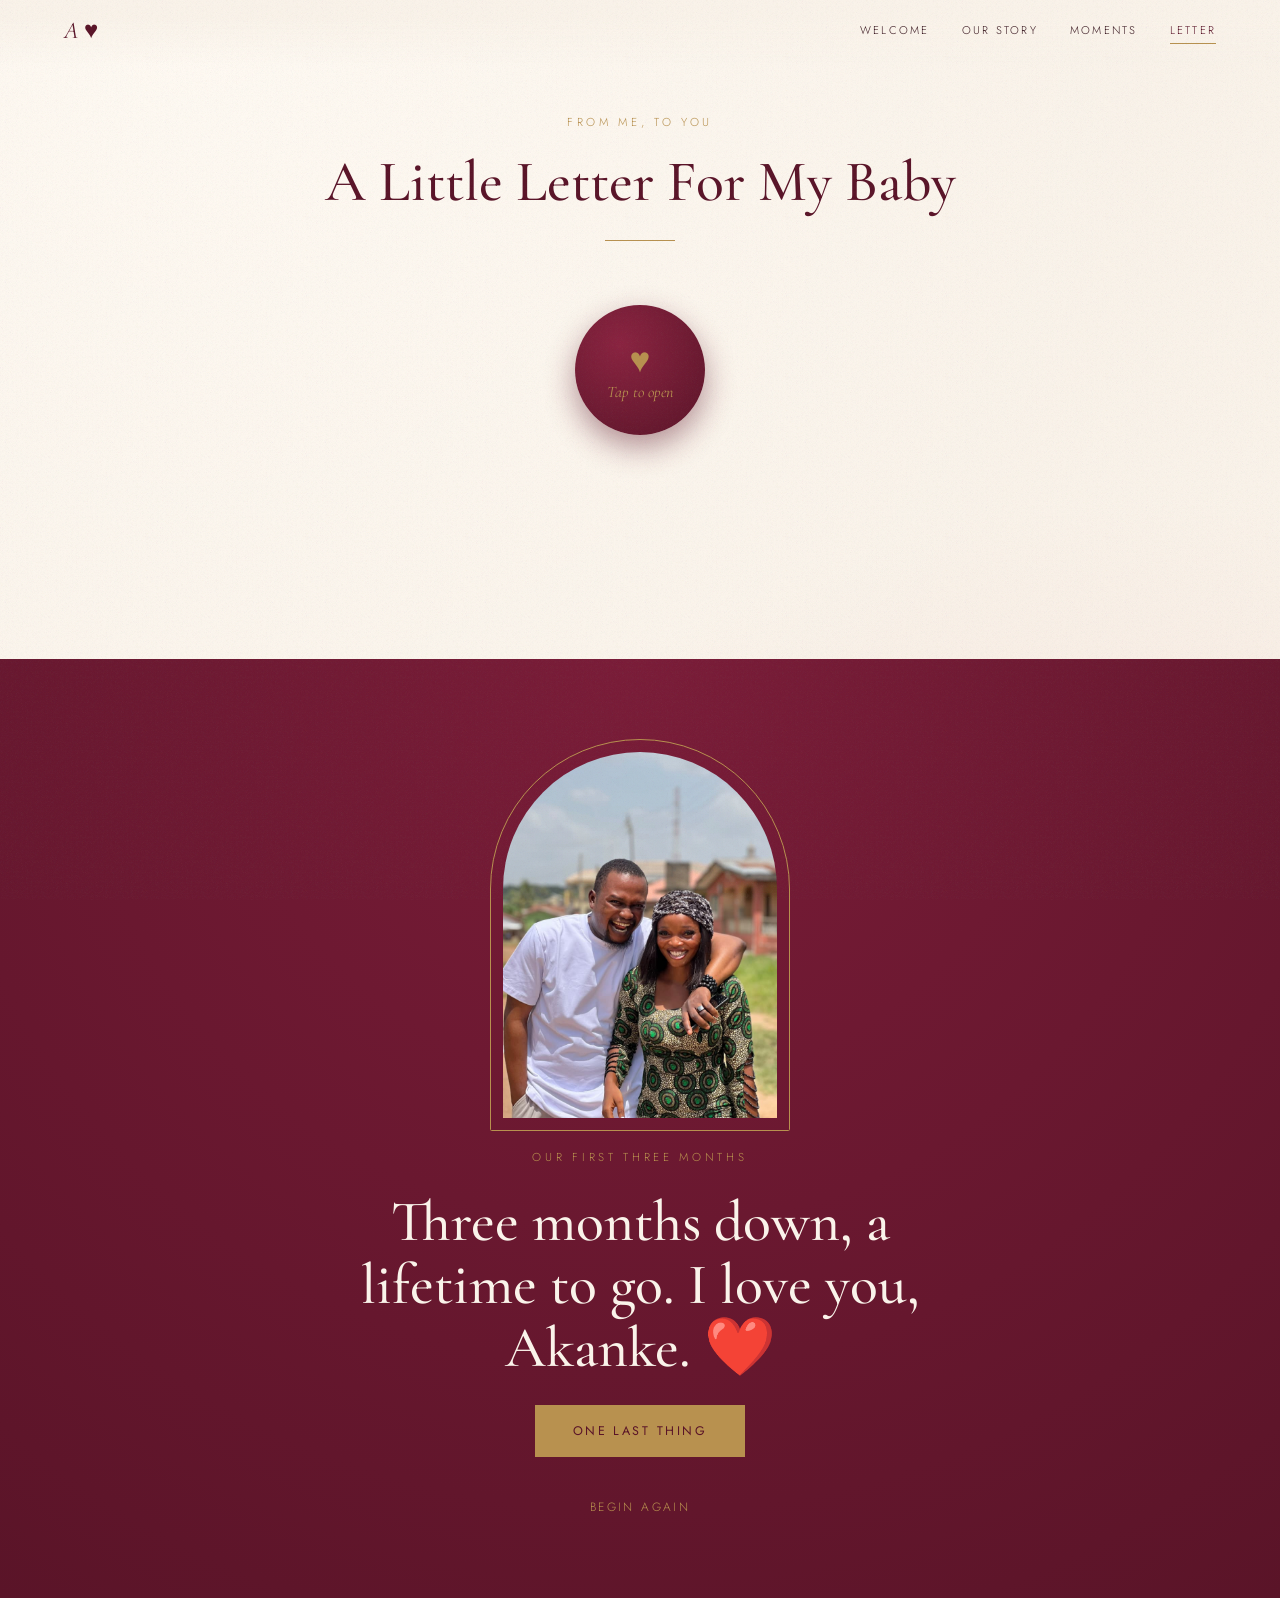
<file: anniversary/anniversary/letter.html>
<!DOCTYPE html><html lang="en"><head><title>A Little Letter For My Baby</title><meta charset="utf-8"><meta name="viewport" content="width=device-width,initial-scale=1"><link rel="preconnect" href="https://fonts.googleapis.com"><link rel="preconnect" href="https://fonts.gstatic.com" crossorigin><link href="https://fonts.googleapis.com/css2?family=Cormorant+Garamond:ital,wght@0,400;0,500;1,400;1,500&family=Jost:wght@300;400&family=Caveat:wght@500&display=swap" rel="stylesheet"><link rel="stylesheet" href="style.css"></head>
<body data-hearts="1">
<main class="wrap">
<header class="head"><span class="eyebrow rise" style="--d:1s">From me, to you</span><h2 class="rise" style="--d:1.2s">A Little Letter For My Baby</h2><div class="gold rise" style="--d:1.4s"></div></header>
<button class="seal" id="seal" data-burst><b>♥</b>Tap to open</button>
<article class="paper">
<p class="say">Happy 3 months to us, my love. ❤️</p>
<p class="say">It still feels like yesterday when you said YES on that faithful evening. Honestly, I'm so glad we started this journey.</p>
<p class="say">We've known each other for years without talking, and having you as my woman now is something I will never take for granted. We're still learning, growing and figuring things out, but I'm happy I get to do all of that with you.</p>
<p class="say">Thank you for choosing me, Akanke. I love you, my baby. Here's to many more beautiful moments together.</p>
<p class="sign">Here's to us, Akanke. Forever grateful for you. ❤️</p>
</article>
</main>
<section class="finale reveal">
<div class="arch"><img src="images/photo4.jpg" alt="Akanke and me laughing"></div>
<span class="eyebrow">Our first three months</span>
<h2>Three months down, a lifetime to go. I love you, Akanke. ❤️</h2>
<button class="btn" id="surprise" data-burst>One last thing</button>
<p id="sur">You were chosen, and I would choose you again. ♥</p>
<a class="again" href="index.html">Begin again</a>
</section>
<script src="app.js"></script></body></html>
</file>
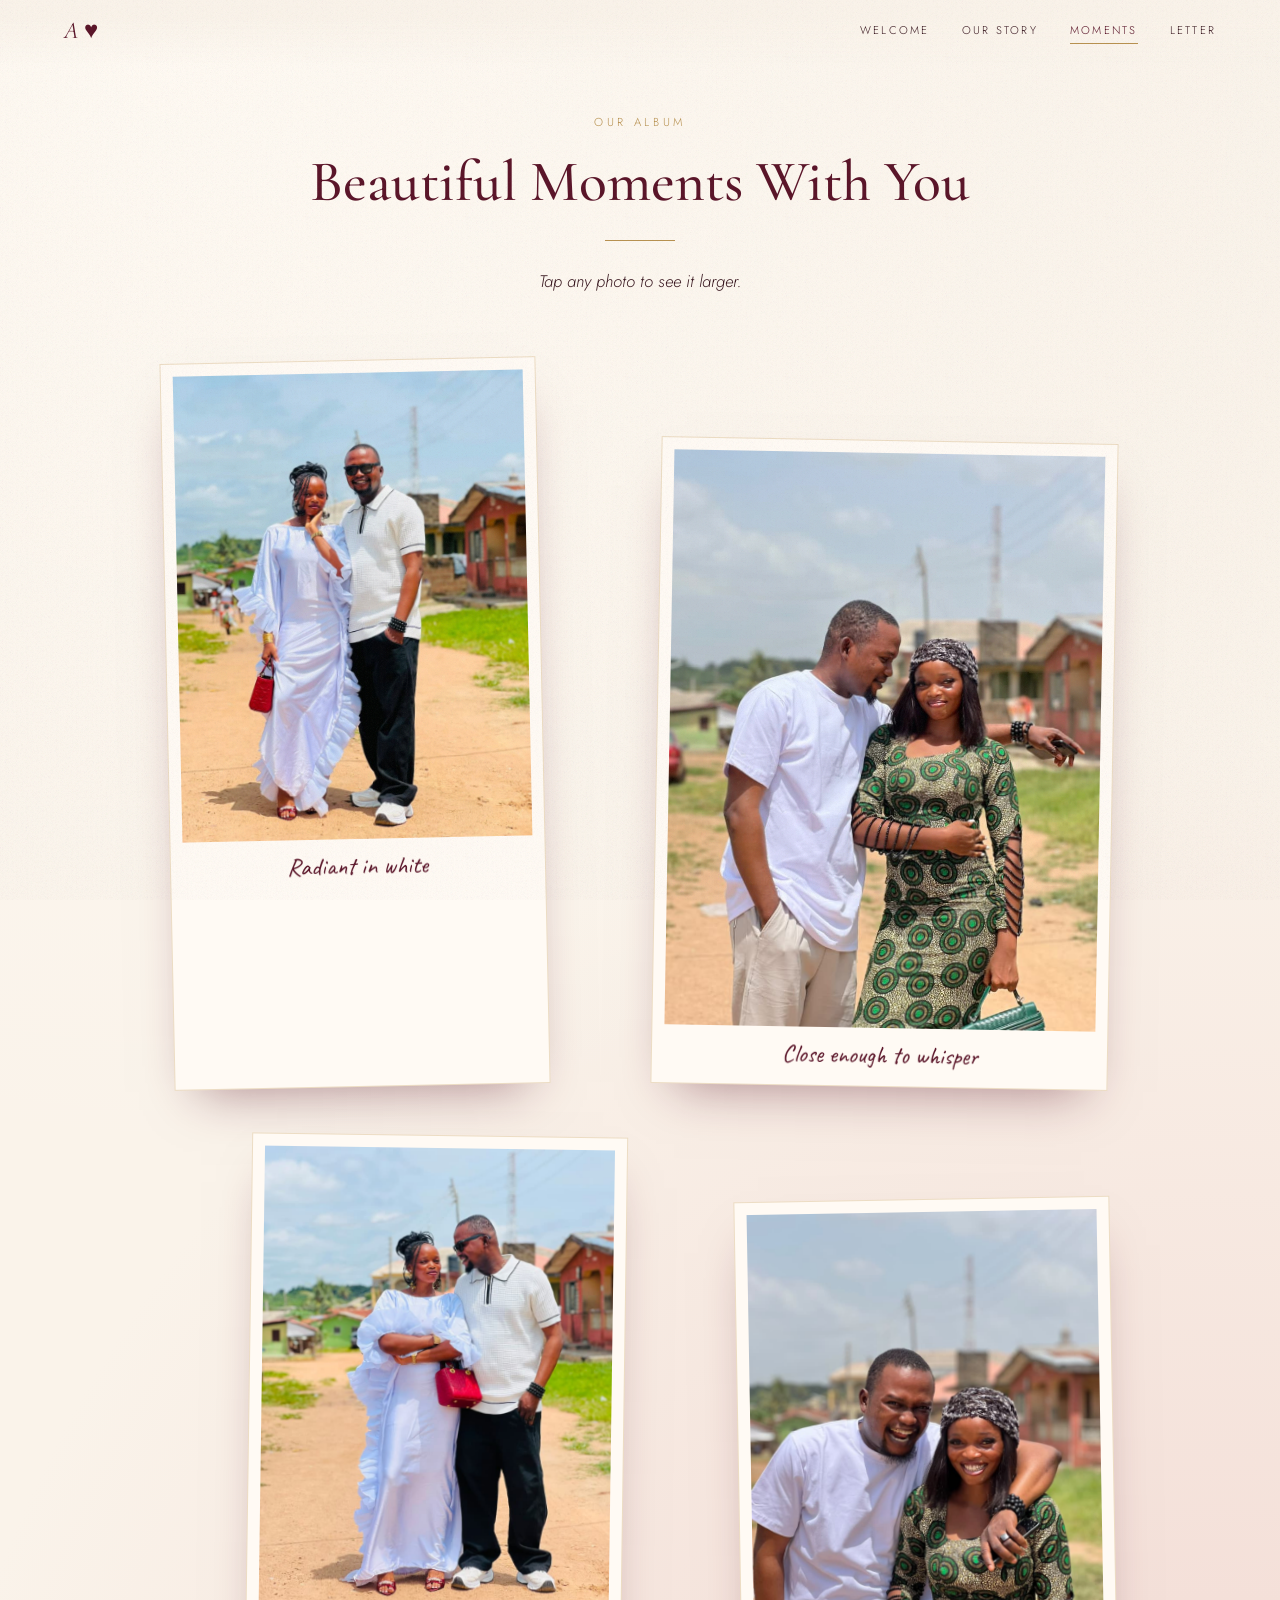
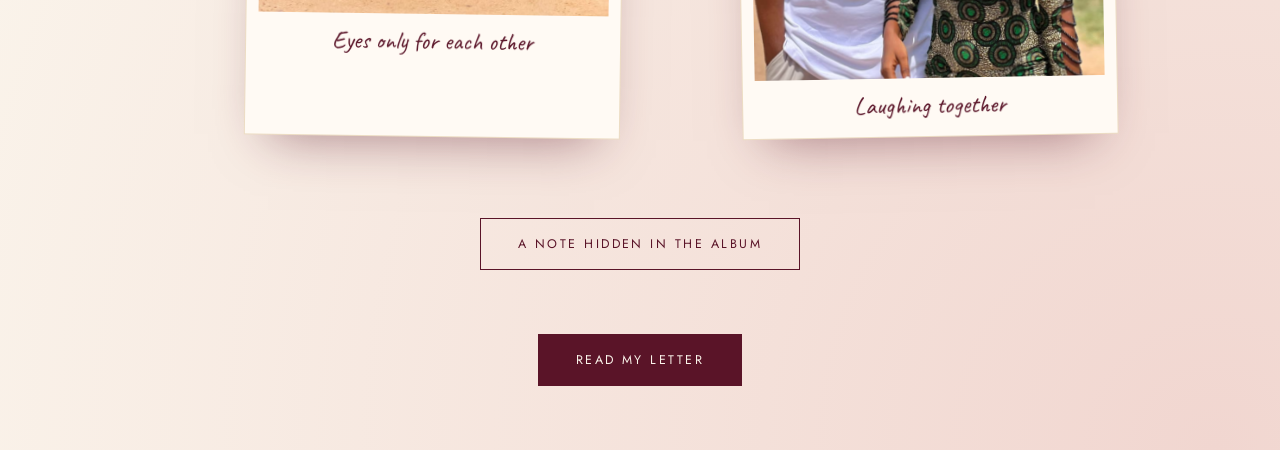
<file: anniversary/anniversary/moments.html>
<!DOCTYPE html><html lang="en"><head><title>Beautiful Moments With You</title><meta charset="utf-8"><meta name="viewport" content="width=device-width,initial-scale=1"><link rel="preconnect" href="https://fonts.googleapis.com"><link rel="preconnect" href="https://fonts.gstatic.com" crossorigin><link href="https://fonts.googleapis.com/css2?family=Cormorant+Garamond:ital,wght@0,400;0,500;1,400;1,500&family=Jost:wght@300;400&family=Caveat:wght@500&display=swap" rel="stylesheet"><link rel="stylesheet" href="style.css"></head>
<body>
<main class="wrap">
<header class="head"><span class="eyebrow rise" style="--d:1s">Our Album</span><h2 class="rise" style="--d:1.2s">Beautiful Moments With You</h2><div class="gold rise" style="--d:1.4s"></div><p class="rise" style="--d:1.6s"><em>Tap any photo to see it larger.</em></p></header>
<div class="gal">
<figure class="reveal"><div class="ph"><img src="images/photo1.jpg" alt="Akanke in white, standing beside me"></div><figcaption>Radiant in white</figcaption></figure>
<figure class="reveal"><div class="ph"><img src="images/photo2.jpg" alt="Akanke smiling in green as I lean in"></div><figcaption>Close enough to whisper</figcaption></figure>
<figure class="reveal"><div class="ph"><img src="images/photo3.jpg" alt="Akanke and me looking at each other"></div><figcaption>Eyes only for each other</figcaption></figure>
<figure class="reveal"><div class="ph"><img src="images/photo4.jpg" alt="Akanke and me laughing"></div><figcaption>Laughing together</figcaption></figure>
</div>
<div class="note reveal"><button class="btn ghost" id="noteBtn" data-burst>A note hidden in the album</button><p id="note">Of all the evenings, I am most grateful for the one where you said yes. ♥</p></div>
<p style="text-align:center;margin-top:4rem" class="reveal"><a class="btn" href="letter.html">Read My Letter</a></p>
</main>
<div class="lb"><button class="x" aria-label="Close">×</button><button class="pv" aria-label="Previous">‹</button><img alt=""><p></p><button class="nx" aria-label="Next">›</button></div>
<script src="app.js"></script></body></html>
</file>
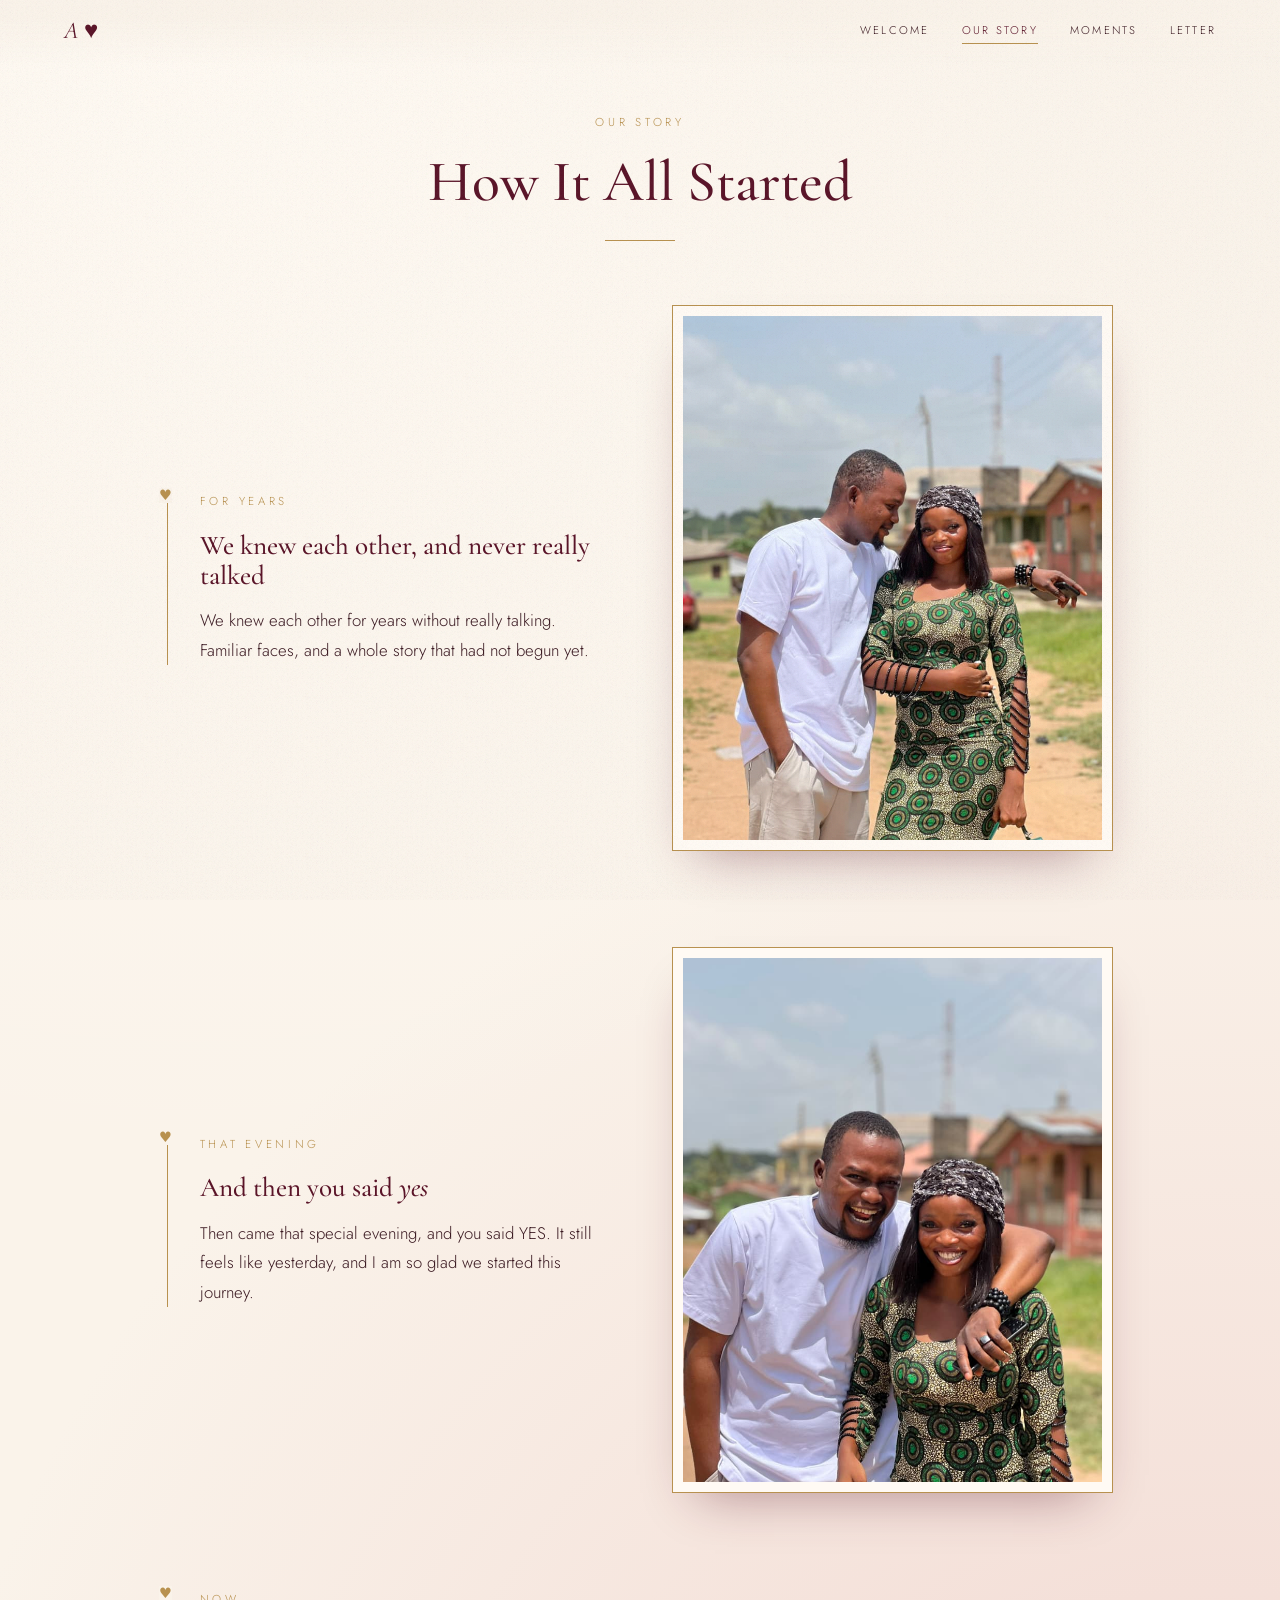
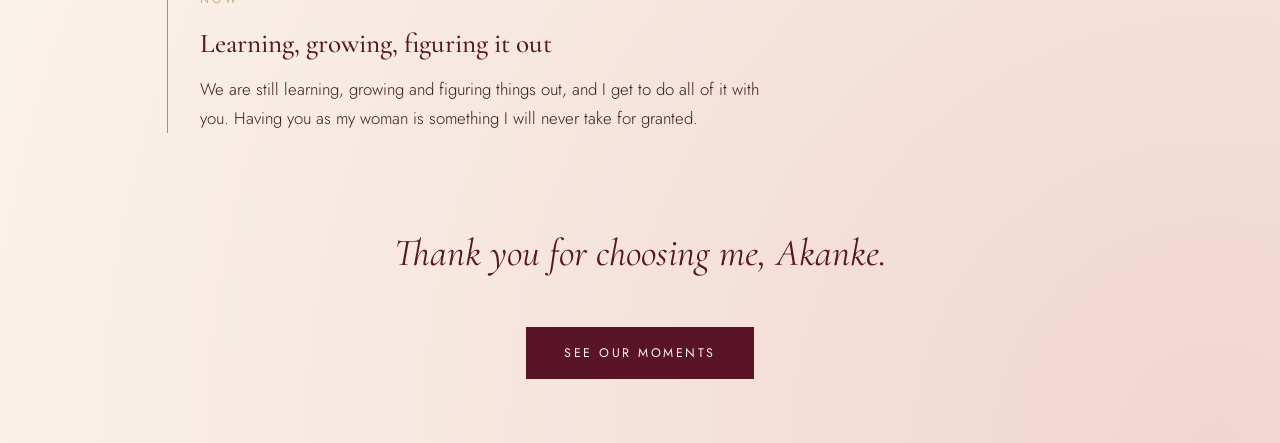
<file: anniversary/anniversary/story.html>
<!DOCTYPE html><html lang="en"><head><title>How It All Started</title><meta charset="utf-8"><meta name="viewport" content="width=device-width,initial-scale=1"><link rel="preconnect" href="https://fonts.googleapis.com"><link rel="preconnect" href="https://fonts.gstatic.com" crossorigin><link href="https://fonts.googleapis.com/css2?family=Cormorant+Garamond:ital,wght@0,400;0,500;1,400;1,500&family=Jost:wght@300;400&family=Caveat:wght@500&display=swap" rel="stylesheet"><link rel="stylesheet" href="style.css"></head>
<body>
<main class="wrap">
<header class="head"><span class="eyebrow rise" style="--d:1s">Our Story</span><h2 class="rise" style="--d:1.2s">How It All Started</h2><div class="gold rise" style="--d:1.4s"></div></header>
<section class="row reveal"><div class="tl"><span class="eyebrow">For years</span><h3>We knew each other, and never really talked</h3><p style="margin-top:1rem">We knew each other for years without really talking. Familiar faces, and a whole story that had not begun yet.</p></div>
<div class="pic"><img src="images/photo2.jpg" alt="Akanke smiling as I lean in close"></div></section>
<section class="row flip reveal"><div class="tl"><span class="eyebrow">That evening</span><h3>And then you said <em>yes</em></h3><p style="margin-top:1rem">Then came that special evening, and you said YES. It still feels like yesterday, and I am so glad we started this journey.</p></div>
<div class="pic"><img src="images/photo4.jpg" alt="Akanke and me laughing together"></div></section>
<section class="row reveal" style="grid-template-columns:1fr"><div class="tl"><span class="eyebrow">Now</span><h3>Learning, growing, figuring it out</h3><p style="margin-top:1rem;max-width:36rem">We are still learning, growing and figuring things out, and I get to do all of it with you. Having you as my woman is something I will never take for granted.</p></div></section>
<p class="quote reveal">Thank you for choosing me, Akanke.</p>
<p style="text-align:center" class="reveal"><a class="btn" href="moments.html">See Our Moments</a></p>
</main>
<script src="app.js"></script></body></html>
</file>
<file: anniversary/anniversary/style.css>
:root{--cream:#faf3ea;--blush:#f1d6d0;--wine:#5a1428;--gold:#b8914f;--ink:#3b1a22;--serif:'Cormorant Garamond',Georgia,serif;--sans:'Jost',system-ui,sans-serif;--hand:'Caveat','Segoe Script',cursive}
*{box-sizing:border-box;margin:0}
html{scroll-behavior:smooth}
body{font:300 1.05rem/1.75 var(--sans);color:var(--ink);min-height:100vh;overflow-x:hidden;background:radial-gradient(circle at 15% 0,#fffaf3,transparent 50%),radial-gradient(circle at 95% 100%,var(--blush),transparent 55%),var(--cream)}
body::before{content:"";position:fixed;inset:0;pointer-events:none;opacity:.07;z-index:60;background:url("data:image/svg+xml,%3Csvg xmlns='http://www.w3.org/2000/svg' width='160' height='160'%3E%3Cfilter id='n'%3E%3CfeTurbulence baseFrequency='.8' numOctaves='2'/%3E%3C/filter%3E%3Crect width='160' height='160' filter='url(%23n)'/%3E%3C/svg%3E")}
h1,h2,h3{font-family:var(--serif);font-weight:500;color:var(--wine);line-height:1.1}
h1{font-size:clamp(2.7rem,7vw,5.4rem)}h2{font-size:clamp(2.1rem,5vw,3.6rem)}h3{font-size:1.7rem}
em{font-style:italic}
.eyebrow{letter-spacing:.32em;text-transform:uppercase;font-size:.72rem;color:var(--gold);margin-bottom:1.2rem;display:block}
.gold{width:70px;height:1px;background:var(--gold);margin:1.6rem 0}
.btn{display:inline-block;padding:1rem 2.3rem;border:1px solid var(--wine);background:var(--wine);color:var(--cream);font:400 .78rem var(--sans);letter-spacing:.2em;text-transform:uppercase;text-decoration:none;cursor:pointer;transition:.4s}
.btn:hover{background:transparent;color:var(--wine)}
.btn.ghost{background:transparent;color:var(--wine)}.btn.ghost:hover{background:var(--wine);color:var(--cream)}
.curtain{position:fixed;inset:0;background:var(--wine);z-index:100;pointer-events:none;animation:up 1s .1s cubic-bezier(.77,0,.18,1) forwards}
.curtain.out{animation:down .65s cubic-bezier(.77,0,.18,1) forwards}
@keyframes up{to{transform:translateY(-101%)}}@keyframes down{from{transform:translateY(101%)}to{transform:none}}
.nav{position:fixed;top:0;left:0;right:0;z-index:50;display:flex;justify-content:space-between;align-items:center;padding:1rem 5vw;background:linear-gradient(var(--cream) 30%,transparent)}
.nav div{display:flex;gap:clamp(.8rem,3vw,2rem)}
.nav a{color:var(--ink);text-decoration:none;font-size:.7rem;letter-spacing:.2em;text-transform:uppercase;padding-bottom:3px;border-bottom:1px solid transparent;transition:.3s}
.nav a:hover,.nav a.on{color:var(--wine);border-color:var(--gold)}
.nav .mark{font:italic 1.5rem var(--serif);text-transform:none;letter-spacing:0;color:var(--wine)}
.wrap{max-width:1100px;margin:0 auto;padding:7rem 6vw 4rem}
.head{text-align:center;margin-bottom:4rem}.head .gold{margin:1.6rem auto}
.rise,.reveal{opacity:0;transform:translateY(26px)}
.rise{animation:rise 1.3s var(--d,0s) forwards cubic-bezier(.2,.7,.2,1)}
.reveal{transition:opacity 1.2s,transform 1.2s cubic-bezier(.2,.7,.2,1)}.reveal.in{opacity:1;transform:none}
@keyframes rise{to{opacity:1;transform:none}}
.hero{min-height:100vh;display:grid;grid-template-columns:1fr 1fr;gap:5vw;align-items:center;max-width:1200px;margin:auto;padding:6rem 6vw 3rem}
.hero p.lead{font:italic 1.45rem/1.5 var(--serif);margin:1.5rem 0 2.2rem;max-width:30rem}
.arch{border:1px solid var(--gold);border-radius:999px 999px 10px 10px;padding:12px;max-width:430px;margin:auto}
.arch img{display:block;width:100%;aspect-ratio:3/4;object-fit:cover;object-position:center 35%;border-radius:999px 999px 4px 4px;animation:zoom 2.4s cubic-bezier(.2,.7,.2,1)}
@keyframes zoom{from{transform:scale(1.25);filter:blur(6px)}}
.row{display:grid;grid-template-columns:1fr 1fr;gap:5vw;align-items:center;margin-bottom:6rem}
.row.flip .pic{order:2}
.row .tl{border-left:1px solid var(--gold);padding-left:2rem;position:relative}
.row .tl::before{content:"♥";position:absolute;left:-.55rem;top:-.2rem;color:var(--gold);background:var(--cream);font-size:.9rem;line-height:1}
.pic{padding:10px;border:1px solid var(--gold);background:#fffaf4;box-shadow:0 25px 50px -25px rgba(90,20,40,.45)}
.pic img{display:block;width:100%;aspect-ratio:4/5;object-fit:cover;object-position:center 30%}
.quote{font:italic clamp(1.6rem,4vw,2.4rem)/1.3 var(--serif);color:var(--wine);text-align:center;max-width:36rem;margin:2rem auto 3rem}
.gal{display:grid;grid-template-columns:repeat(12,1fr);gap:3rem 2rem}
.gal figure{cursor:zoom-in;background:#fffaf4;padding:12px 12px 1rem;box-shadow:0 25px 50px -25px rgba(90,20,40,.5);border:1px solid #ecdcc3;transition:.6s cubic-bezier(.2,.7,.2,1)}
.gal figure:nth-child(1){grid-column:1/6;transform:rotate(-1.2deg)}
.gal figure:nth-child(2){grid-column:7/13;margin-top:5rem;transform:rotate(1deg)}
.gal figure:nth-child(3){grid-column:2/7;transform:rotate(.8deg)}
.gal figure:nth-child(4){grid-column:8/13;margin-top:4rem;transform:rotate(-1deg)}
.gal figure.in:hover{transform:rotate(0) translateY(-8px)}
.gal .ph{overflow:hidden}.gal img{display:block;width:100%;aspect-ratio:3/4;object-fit:cover;transition:transform 1.2s}
.gal figure:hover img{transform:scale(1.06)}
.gal figcaption{font:1.55rem var(--hand);color:var(--wine);text-align:center;padding-top:.7rem}
.note{text-align:center;margin:5rem 0 1rem}
#note{max-height:0;overflow:hidden;opacity:0;transition:.9s;font:1.9rem/1.4 var(--hand);color:var(--wine);max-width:30rem;margin:0 auto;text-align:center}
#note.open{max-height:300px;opacity:1;margin-top:2rem}
.lb{position:fixed;inset:0;z-index:80;background:rgba(40,8,18,.93);display:flex;flex-direction:column;align-items:center;justify-content:center;opacity:0;visibility:hidden;transition:.5s;padding:1rem}
.lb.open{opacity:1;visibility:visible}
.lb img{max-width:92vw;max-height:76vh;border:8px solid #fffaf4;transform:scale(.92);transition:.6s}.lb.open img{transform:none}
.lb p{color:var(--cream);font:1.9rem var(--hand);margin-top:1rem}
.lb button{position:absolute;background:none;border:0;color:var(--cream);font-size:2.4rem;cursor:pointer;padding:1rem}
.lb .x{top:.5rem;right:1rem}.lb .pv{left:.5rem;top:45%}.lb .nx{right:.5rem;top:45%}
.seal{display:block;margin:0 auto 3rem;width:130px;height:130px;border-radius:50%;border:0;cursor:pointer;background:radial-gradient(circle at 35% 30%,#8a2340,var(--wine));color:var(--gold);font:italic 1rem var(--serif);box-shadow:0 12px 30px rgba(90,20,40,.45);animation:beat 2.4s infinite;transition:.6s}
.seal b{display:block;font-size:2.2rem;font-weight:400}
.seal.gone{display:none}
@keyframes beat{50%{transform:scale(1.07)}}
.paper{display:none;max-width:720px;margin:0 auto;padding:clamp(1.8rem,6vw,3.5rem);background:repeating-linear-gradient(transparent 0 2.3rem,rgba(184,145,79,.18) 2.3rem calc(2.3rem + 1px)),#fffaf2;border:1px solid #e9d9bf;box-shadow:0 30px 60px -30px rgba(90,20,40,.5);font:clamp(1.5rem,3.8vw,2rem)/2.3rem var(--hand);color:#4a1a28}
.paper.open{display:block;animation:rise 1.2s forwards}
.paper p{margin-bottom:2.3rem}
.w{opacity:0;transition:opacity .9s}.w.on{opacity:1}
.sign{opacity:0;transition:opacity 1.6s;font-size:1.15em;color:var(--wine)}.sign.on{opacity:1}
.finale{margin-top:7rem;text-align:center;padding:5rem 6vw;background:radial-gradient(circle at 50% 0,#7a1c38,var(--wine));color:var(--cream)}
.finale h2{color:var(--cream);max-width:40rem;margin:1.5rem auto}
.finale .eyebrow{margin-top:1rem}
.finale .arch{max-width:300px}.finale .btn{background:var(--gold);border-color:var(--gold);color:var(--wine)}.finale .btn:hover{background:transparent;color:var(--gold)}
#sur{max-height:0;overflow:hidden;opacity:0;transition:1s;font:italic 2rem var(--serif);margin-top:0}
#sur.open{max-height:200px;opacity:1;margin-top:2rem}
.finale a.again{display:block;margin-top:2.5rem;color:var(--gold);font-size:.75rem;letter-spacing:.2em;text-transform:uppercase;text-decoration:none}
.fh{position:fixed;pointer-events:none;color:var(--wine);z-index:90;animation:fh 1.4s ease-out forwards}
@keyframes fh{from{opacity:.9}to{transform:translate(var(--x),-130px) scale(1.2);opacity:0}}
.dr{position:fixed;bottom:-30px;color:var(--gold);opacity:.35;pointer-events:none;z-index:1;animation:dr 10s linear forwards}
@keyframes dr{to{transform:translate(var(--x),-110vh)}}
@media(max-width:800px){
.hero,.row{grid-template-columns:1fr;gap:2.5rem}.hero{text-align:center;padding-top:6rem}.hero p.lead{margin-left:auto;margin-right:auto}.hero .gold{margin:1.5rem auto}
.row.flip .pic{order:0}.nav .mark{display:none}.nav{justify-content:center}
.gal{grid-template-columns:1fr 1fr;gap:2rem 1rem}
.gal figure:nth-child(n){grid-column:auto;margin-top:0}.gal figure:nth-child(even){margin-top:2.5rem}
.gal figcaption{font-size:1.25rem}}
@media(max-width:480px){.gal{grid-template-columns:1fr}.gal figure:nth-child(even){margin-top:0}}
@media(prefers-reduced-motion:reduce){*{animation-duration:.01s!important;transition-duration:.01s!important}}
</file>
